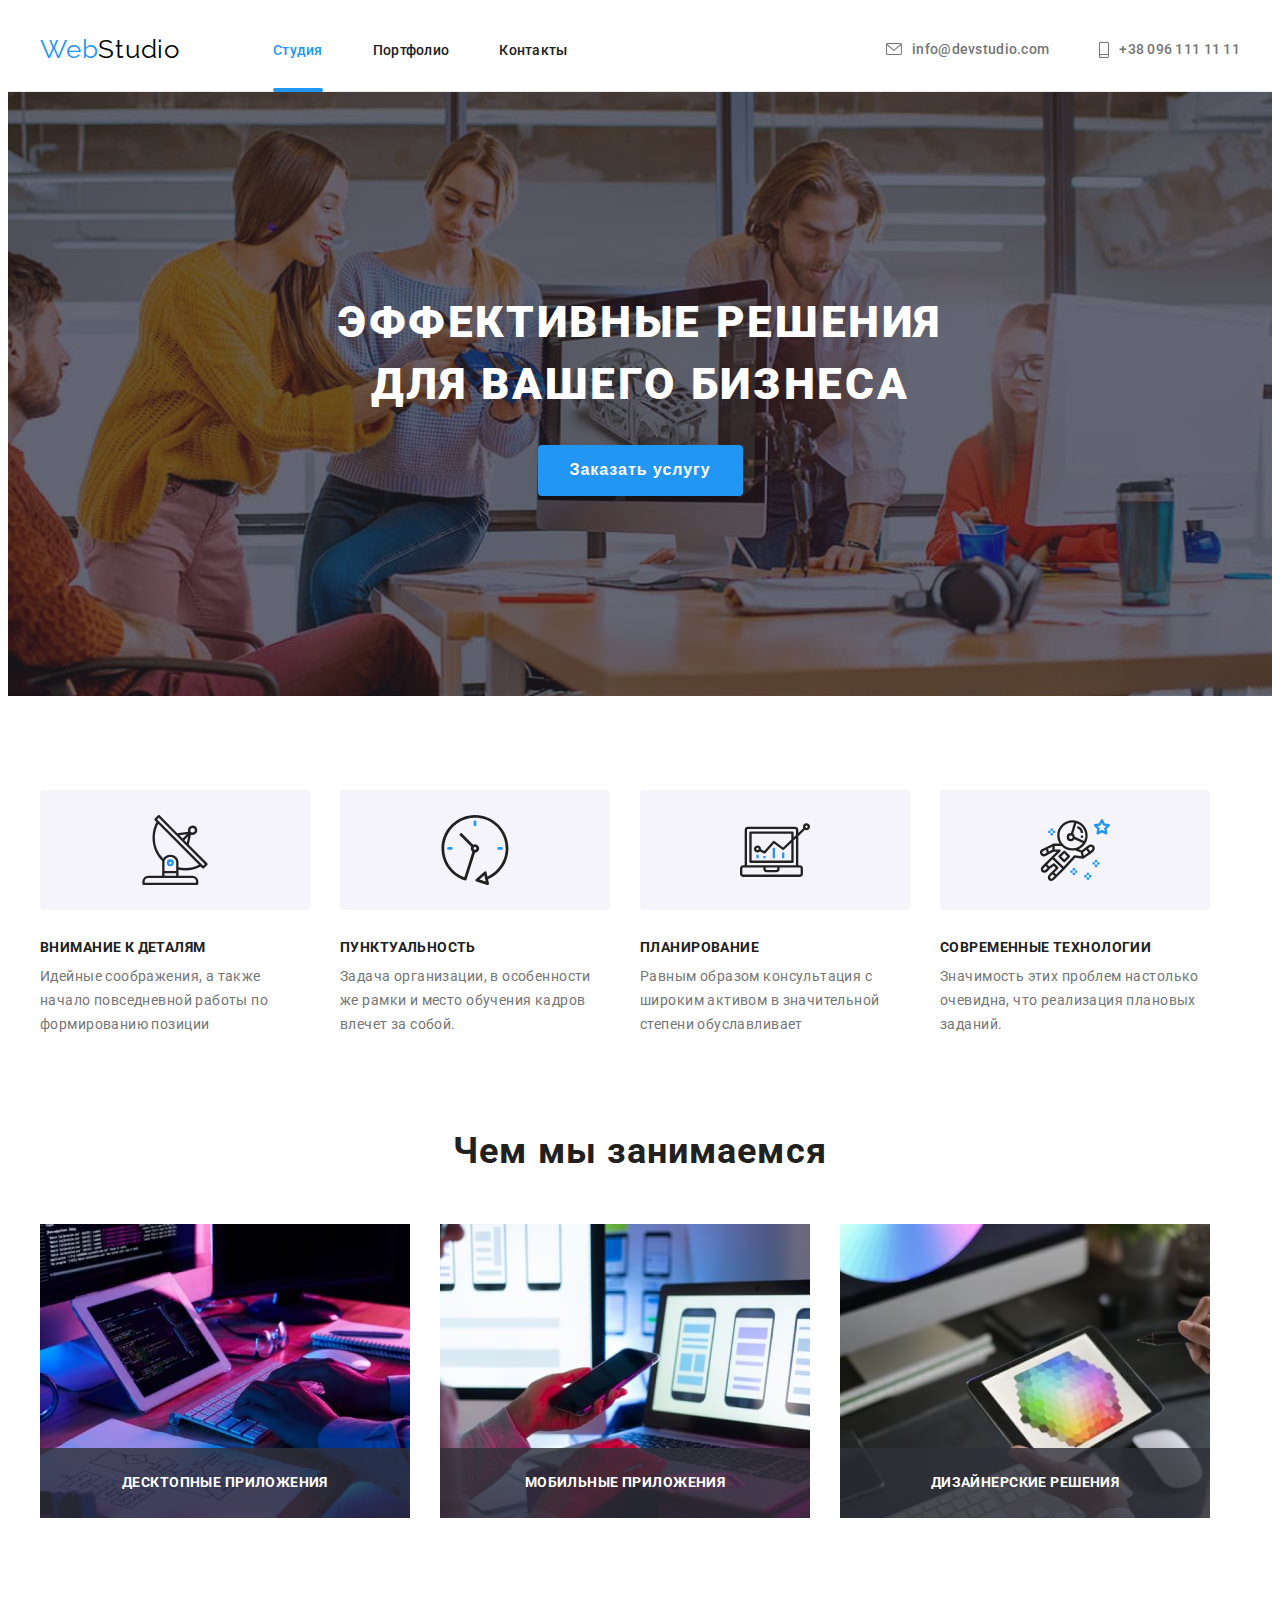
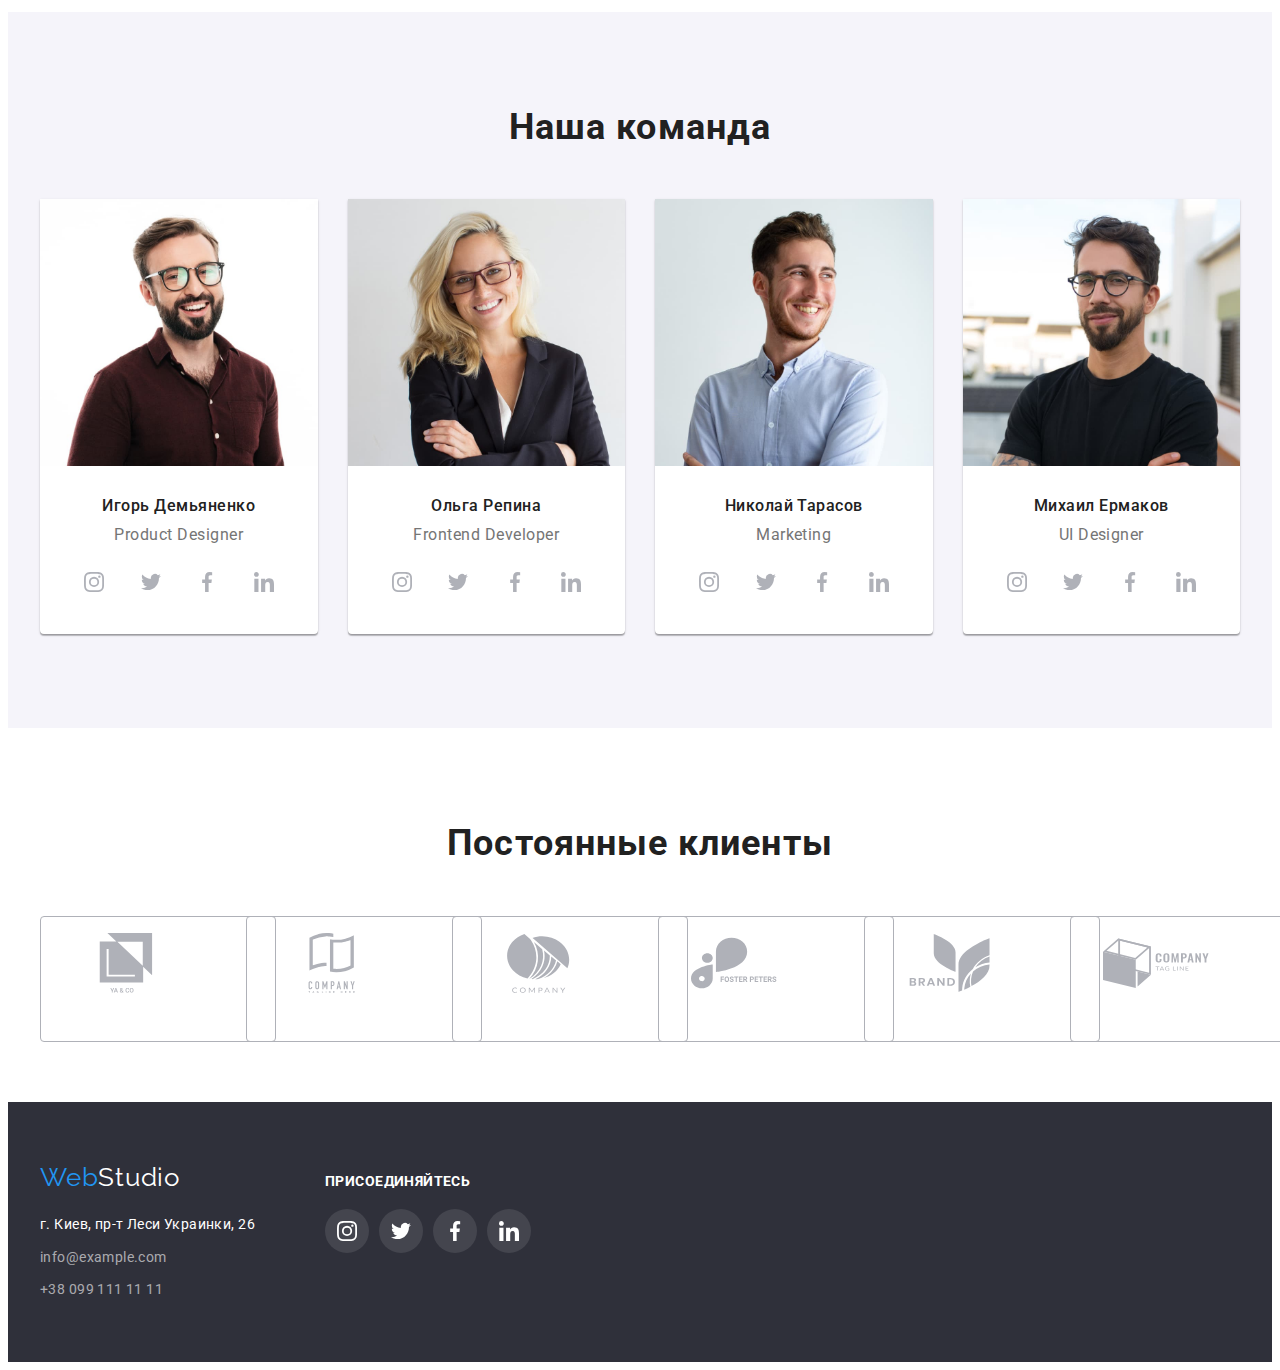
<file: index.html>
<!DOCTYPE html>
<html lang="ru">
  <head>
    <meta charset="UTF-8" />
    <meta http-equiv="X-UA-Compatible" content="IE=edge" />
    <meta name="viewport" content="width=device-width, initial-scale=1.0" />
    <link rel="preconnect" href="https://fonts.googleapis.com" />
    <link rel="preconnect" href="https://fonts.gstatic.com" crossorigin />
    <link
      href="https://fonts.googleapis.com/css2?family=Raleway:wght@700&family=Roboto:wght@400;500;700;900&display=swap"
      rel="stylesheet"
    />
    <title>Home-work-5</title>
    <link
      rel="stylesheet"
      href="https://cdnjs.cloudflare.com/ajax/libs/modern-normalize/1.1.0/modern-normalize.min.css"
      integrity="sha512-wpPYUAdjBVSE4KJnH1VR1HeZfpl1ub8YT/NKx4PuQ5NmX2tKuGu6U/JRp5y+Y8XG2tV+wKQpNHVUX03MfMFn9Q=="
      crossorigin="anonymous"
      referrerpolicy="no-referrer"
    />
    <link rel="stylesheet" href="./css/styles.css" />
  </head>
  <body>
    <!-- Шапка -->
    <header class="header">
      <div class="container header-block">
        <nav class="header-nav">
          <a class="logo link" href="/"> Web<span class="header-logo">Studio</span></a>
          <ul class="nav-list list">
            <li class="nav-item">
              <a class="nav-link studio-link link" href="./index.html">Студия</a>
            </li>
            <li class="nav-item">
              <a class="nav-link link" href="./portfolio.html">Портфолио</a>
            </li>
            <li class="nav-item">
              <a class="nav-link link" href="">Контакты</a>
            </li>
          </ul>
        </nav>
        <ul class="header-contacts list">
          <li class="contacts-item">
            <a class="contacts-link link" href="mailto:info@devstudio.com">
              <svg class="contacts-icon" width="16" height="12">
                <use href="./images/icons.svg#icon-envelope"></use>
              </svg>
              info@devstudio.com
            </a>
          </li>
          <li class="contacts-item">
            <a class="contacts-link link" href="tel:+380961111111">
              <svg class="contacts-icon" width="10" height="16">
                <use href="./images/icons.svg#icon-smartphone"></use>
              </svg>
              +38 096 111 11 11
            </a>
          </li>
        </ul>
      </div>
    </header>
    <main class="main-studio">
      <!-- Герой -->
      <section class="hero section">
        <div class="container">
          <h1 class="hero-title">Эффективные решения для вашего бизнеса</h1>
          <button class="hero-button" type="button" data-modal-open>Заказать услугу</button>
        </div>
        <div class="backdrop is-hidden" data-modal>
          <div class="modal">
            <button data-modal-close class="hero-modal-close">
              <svg class="button-close-icon" width="30" height="30">
                <use href="./images/icons.svg#icon-close-2"></use>
              </svg>
            </button>
          </div>
        </div>
      </section>

      <!-- Особенности -->
      <section class="features section">
        <div class="container">
          <h2 class="features-title">Особенности</h2>
          <ul class="fiatures-list list">
            <li class="features-item">
              <div class="features-icon-box">
                <svg class="features-icon" width="70" height="70">
                  <use href="./images/icons.svg#icon-antenna"></use>
                </svg>
              </div>
              <h3 class="features-subtitle">Внимание к деталям</h3>
              <p class="features-text">
                Идейные соображения, а также начало повседневной работы по формированию позиции
              </p>
            </li>
            <li class="features-item">
              <div class="features-icon-box">
                <svg class="features-icon" width="70" height="70">
                  <use href="./images/icons.svg#icon-clock"></use>
                </svg>
              </div>
              <h3 class="features-subtitle">Пунктуальность</h3>
              <p class="features-text">
                Задача организации, в особенности же рамки и место обучения кадров влечет за собой.
              </p>
            </li>
            <li class="features-item">
              <div class="features-icon-box">
                <svg class="features-icon" width="70" height="70">
                  <use href="./images/icons.svg#icon-diagram"></use>
                </svg>
              </div>
              <h3 class="features-subtitle">Планирование</h3>
              <p class="features-text">
                Равным образом консультация с широким активом в значительной степени обуславливает
              </p>
            </li>
            <li class="features-item">
              <div class="features-icon-box">
                <svg class="features-icon" width="70" height="70">
                  <use href="./images/icons.svg#icon-astronaut"></use>
                </svg>
              </div>
              <h3 class="features-subtitle">Современные технологии</h3>
              <p class="features-text">
                Значимость этих проблем настолько очевидна, что реализация плановых заданий.
              </p>
            </li>
          </ul>
        </div>
      </section>
      <!-- Чем мы занимаемся -->
      <section class="activity section">
        <div class="container">
          <h2 class="activity-title">Чем мы занимаемся</h2>
          <ul class="activity-list list">
            <li class="activity-item">
              <div class="activity-thumb">
                <img
                src="./images/box1.jpg"
                alt="Разработчик сайта работает за компьютером"
                width="370"
              />
              <h3 class="activity-subtitle">Десктопные приложения</h3>
              </div>
            </li>
            <li class="activity-item">
              <div class="activity-thumb">
                <img
                src="./images/box2.jpg"
                alt="Разработчик мобильных приложений держит телефон в руке на фоне ноутбука"
                width="370"
              />
              <h3 class="activity-subtitle">Мобильные приложения</h3>
              </div>
            </li>
            <li class="activity-item">
              <div class="activity-thumb">
                <img
                src="./images/box3.jpg"
                alt="Разработчик игр держит в руках планшет"
                width="370"
              />
              <h3 class="activity-subtitle">Дизайнерские решения</h3>
              </div>
            </li>
          </ul>
        </div>
      </section>
      <!-- Наша команда -->
      <section class="team section">
        <div class="container">
          <h2 class="team-title">Наша команда</h2>
          <ul class="team-list list">
            <li class="team-item">
              <img
                class="team-img"
                src="./images/img1.jpg"
                alt="Фото Игоря Демьяненко"
                width="270"
              />
              <div class="team-card">
                <h3 class="team-members">Игорь Демьяненко</h3>
                <p class="team-text">Product Designer</p>
                <ul class="team-social-list list">
                  <li class="team-social-item">
                    <a class="team-social-link link" href=""
                      ><svg class="team-social-icon" width="20" height="20">
                        <use href="./images/icons.svg#icon-instagram"></use>
                      </svg>
                    </a>
                  </li>
                  <li class="team-social-item">
                    <a class="team-social-link link" href=""
                      ><svg class="team-social-icon" width="20" height="20">
                        <use href="./images/icons.svg#icon-twitter"></use>
                      </svg>
                    </a>
                  </li>
                  <li class="team-social-item">
                    <a class="team-social-link link" href=""
                      ><svg class="team-social-icon" width="20" height="20">
                        <use href="./images/icons.svg#icon-facebook"></use>
                      </svg>
                    </a>
                  </li>
                  <li class="team-social-item">
                    <a class="team-social-link link" href=""
                      ><svg class="team-social-icon" width="20" height="20">
                        <use href="./images/icons.svg#icon-linkedin"></use>
                      </svg>
                    </a>
                  </li>
                </ul>
              </div>
            </li>
            <li class="team-item">
              <img class="team-img" src="./images/img2.jpg" alt="Фото Ольги Репиной" width="270" />
              <div class="team-card">
                <h3 class="team-members">Ольга Репина</h3>
                <p class="team-text">Frontend Developer</p>
                <ul class="team-social-list list">
                  <li class="team-social-item">
                    <a class="team-social-link link" href=""
                      ><svg class="team-social-icon" width="20" height="20">
                        <use href="./images/icons.svg#icon-instagram"></use>
                      </svg>
                    </a>
                  </li>
                  <li class="team-social-item">
                    <a class="team-social-link link" href=""
                      ><svg class="team-social-icon" width="20" height="20">
                        <use href="./images/icons.svg#icon-twitter"></use>
                      </svg>
                    </a>
                  </li>
                  <li class="team-social-item">
                    <a class="team-social-link link" href=""
                      ><svg class="team-social-icon" width="20" height="20">
                        <use href="./images/icons.svg#icon-facebook"></use>
                      </svg>
                    </a>
                  </li>
                  <li class="team-social-item">
                    <a class="team-social-link link" href=""
                      ><svg class="team-social-icon" width="20" height="20">
                        <use href="./images/icons.svg#icon-linkedin"></use>
                      </svg>
                    </a>
                  </li>
                </ul>
              </div>
            </li>
            <li class="team-item">
              <img
                class="team-img"
                src="./images/img3.jpg"
                alt="Фото Николая Тарасова"
                width="270"
              />
              <div class="team-card">
                <h3 class="team-members">Николай Тарасов</h3>
                <p class="team-text">Marketing</p>
                <ul class="team-social-list list">
                  <li class="team-social-item">
                    <a class="team-social-link link" href=""
                      ><svg class="team-social-icon" width="20" height="20">
                        <use href="./images/icons.svg#icon-instagram"></use>
                      </svg>
                    </a>
                  </li>
                  <li class="team-social-item">
                    <a class="team-social-link link" href=""
                      ><svg class="team-social-icon" width="20" height="20">
                        <use href="./images/icons.svg#icon-twitter"></use>
                      </svg>
                    </a>
                  </li>
                  <li class="team-social-item">
                    <a class="team-social-link link" href=""
                      ><svg class="team-social-icon" width="20" height="20">
                        <use href="./images/icons.svg#icon-facebook"></use>
                      </svg>
                    </a>
                  </li>
                  <li class="team-social-item">
                    <a class="team-social-link link" href=""
                      ><svg class="team-social-icon" width="20" height="20">
                        <use href="./images/icons.svg#icon-linkedin"></use>
                      </svg>
                    </a>
                  </li>
                </ul>
              </div>
            </li>
            <li class="team-item">
              <img
                class="team-img"
                src="./images/img4.jpg"
                alt="Фото Михаила Ермакова"
                width="270"
              />
              <div class="team-card">
                <h3 class="team-members">Михаил Ермаков</h3>
                <p class="team-text">UI Designer</p>
                <ul class="team-social-list list">
                  <li class="team-social-item">
                    <a class="team-social-link link" href=""
                      ><svg class="team-social-icon" width="20" height="20">
                        <use href="./images/icons.svg#icon-instagram"></use>
                      </svg>
                    </a>
                  </li>
                  <li class="team-social-item">
                    <a class="team-social-link link" href=""
                      ><svg class="team-social-icon" width="20" height="20">
                        <use href="./images/icons.svg#icon-twitter"></use>
                      </svg>
                    </a>
                  </li>
                  <li class="team-social-item">
                    <a class="team-social-link link" href=""
                      ><svg class="team-social-icon" width="20" height="20">
                        <use href="./images/icons.svg#icon-facebook"></use>
                      </svg>
                    </a>
                  </li>
                  <li class="team-social-item">
                    <a class="team-social-link link" href=""
                      ><svg class="team-social-icon" width="20" height="20">
                        <use href="./images/icons.svg#icon-linkedin"></use>
                      </svg>
                    </a>
                  </li>
                </ul>
              </div>
            </li>
          </ul>
        </div>
      </section>
      <!-- Постоянные клиенты -->
      <section class="clients section">
        <div class="container">
          <h2 class="clients-title">Постоянные клиенты</h2>
          <ul class="clients-list list">
            <li class="clients-item">
              <a class="clients-link link" href="">
                <svg class="clients-icon" width="106" height="60">
                  <use href="./images/icons.svg#icon-union"></use>
                </svg>
              </a>
            </li>
            <li class="clients-item">
              <a class="clients-link link" href="">
                <svg class="clients-icon" width="106" height="60">
                  <use href="./images/icons.svg#icon-paper"></use>
                </svg>
              </a>
            </li>
            <li class="clients-item">
              <a class="clients-link link" href="">
                <svg class="clients-icon" width="106" height="60">
                  <use href="./images/icons.svg#icon-coconut"></use>
                </svg>
              </a>
            </li>
            <li class="clients-item">
              <a class="clients-link link" href="">
                <svg class="clients-icon" width="106" height="60">
                  <use href="./images/icons.svg#icon-water"></use>
                </svg>
              </a>
            </li>
            <li class="clients-item">
              <a class="clients-link link" href="">
                <svg class="clients-icon" width="106" height="60">
                  <use href="./images/icons.svg#icon-leaves"></use>
                </svg>
              </a>
            </li>
            <li class="clients-item">
              <a class="clients-link link" href="">
                <svg class="clients-icon" width="106" height="60">
                  <use href="./images/icons.svg#icon-cub"></use>
                </svg>
              </a>
            </li>
          </ul>
        </div>
      </section>
    </main>
    <!-- Футер -->
    <footer class="footer">
      <div class="container footer-flex">
        <div>
          <a class="logo link" href="/">Web<span class="footer-logo">Studio</span></a>
          <address class="footer-adress">
            <ul class="adress-list list">
              <li>
                <a
                  class="adress-link link"
                  href="https://goo.gl/maps/nRztrYDWy64hKezz9"
                  target="_blank"
                  rel="noopener nofollow noreferrer "
                  >г. Киев, пр-т Леси Украинки, 26
                </a>
              </li>
              <li>
                <a class="footer-contacts link" href="mailto:info@example.com">info@example.com</a>
              </li>
              <li>
                <a class="footer-contacts link" href="tel:+380991111111">+38 099 111 11 11</a>
              </li>
            </ul>
          </address>
        </div>
        <div class="footer-socials">
          <h2 class="footer-title">присоединяйтесь</h2>
          <ul class="footer-social-list list">
            <li class="footer-social-item">
              <a href="" class="footer-social-link">
                <svg class="footer-social-icon" width="20" height="20">
                  <use href="./images/icons.svg#icon-instagram"></use>
                </svg>
              </a>
            </li>
            <li class="footer-social-item">
              <a href="" class="footer-social-link">
                <svg class="footer-social-icon" width="20" height="20">
                  <use href="./images/icons.svg#icon-twitter"></use>
                </svg>
              </a>
            </li>
            <li class="footer-social-item">
              <a href="" class="footer-social-link">
                <svg class="footer-social-icon" width="20" height="20">
                  <use href="./images/icons.svg#icon-facebook"></use>
                </svg>
              </a>
            </li>
            <li class="footer-social-item">
              <a href="" class="footer-social-link">
                <svg class="footer-social-icon" width="20" height="20">
                  <use href="./images/icons.svg#icon-linkedin"></use>
                </svg>
              </a>
            </li>
          </ul>
        </div>
      </div>
    </footer>
    <script src="./js/modal.js"></script>
  </body>
</html>
</file>
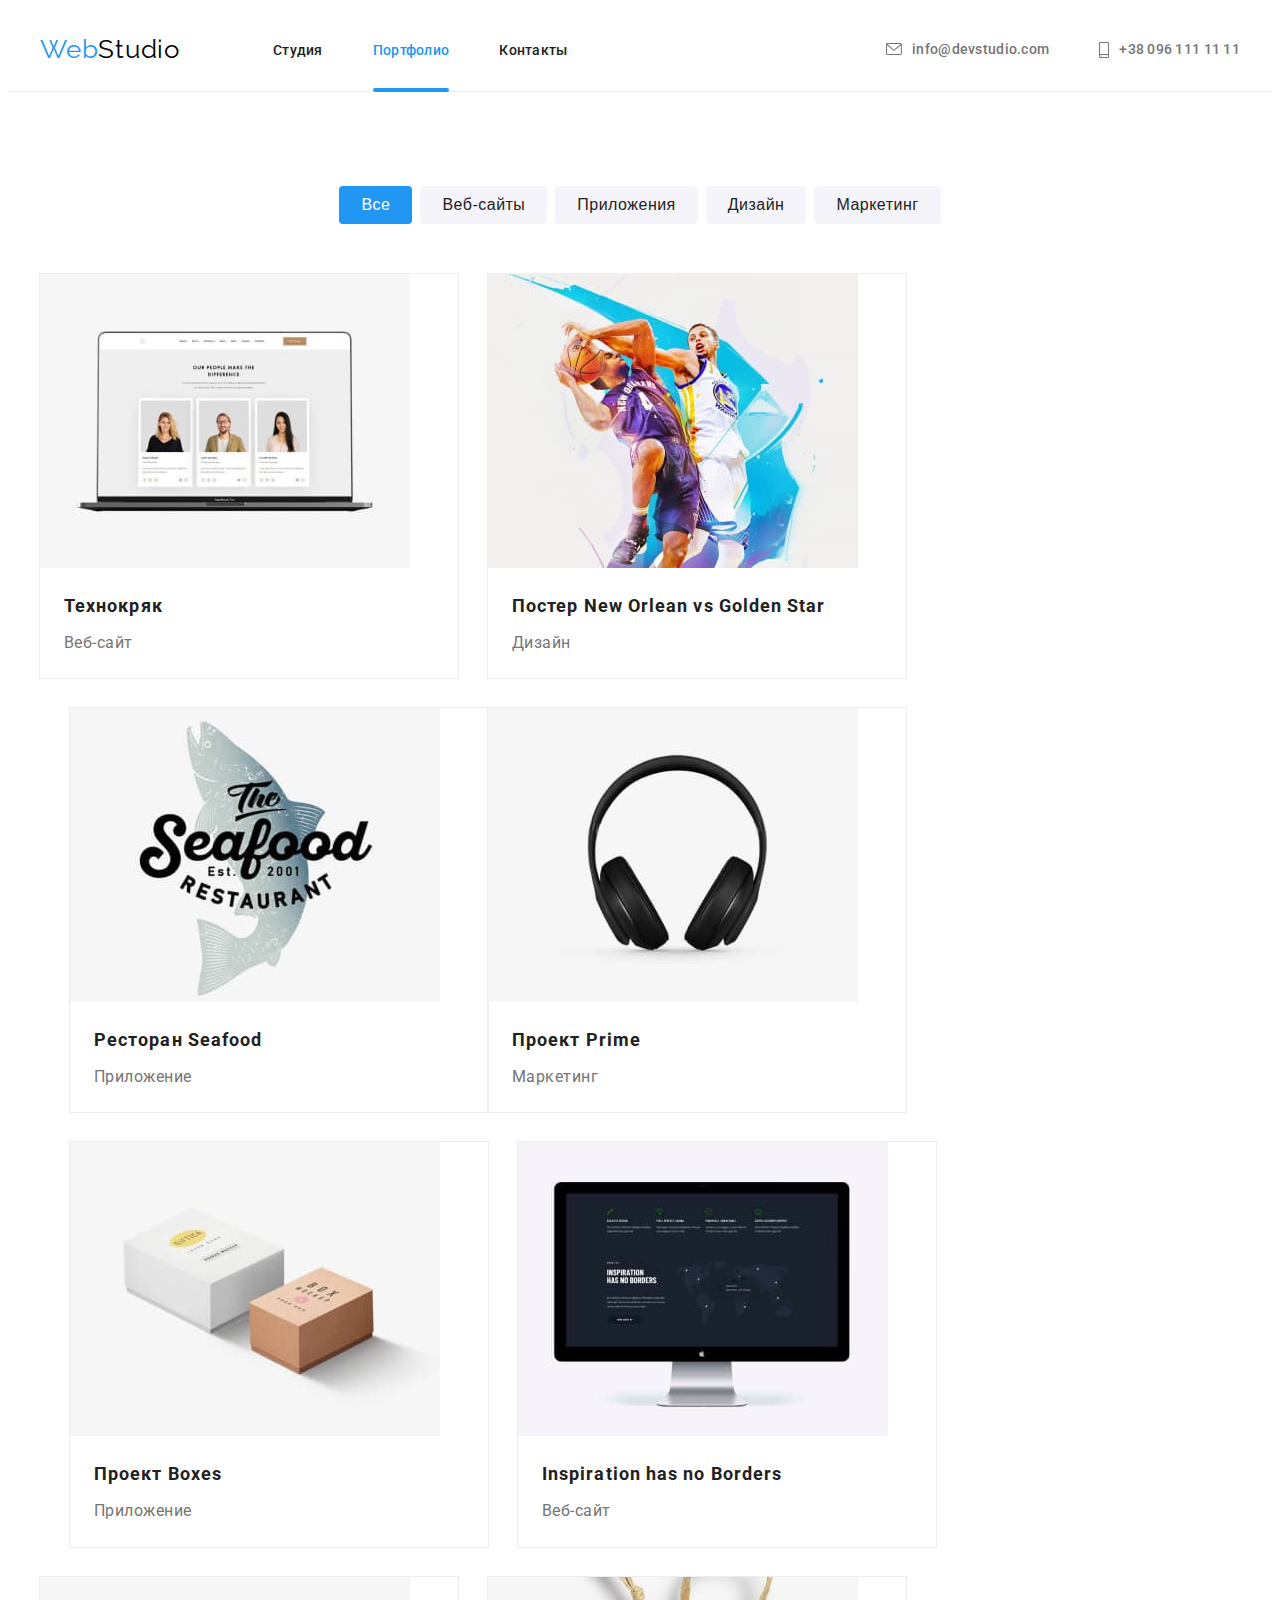
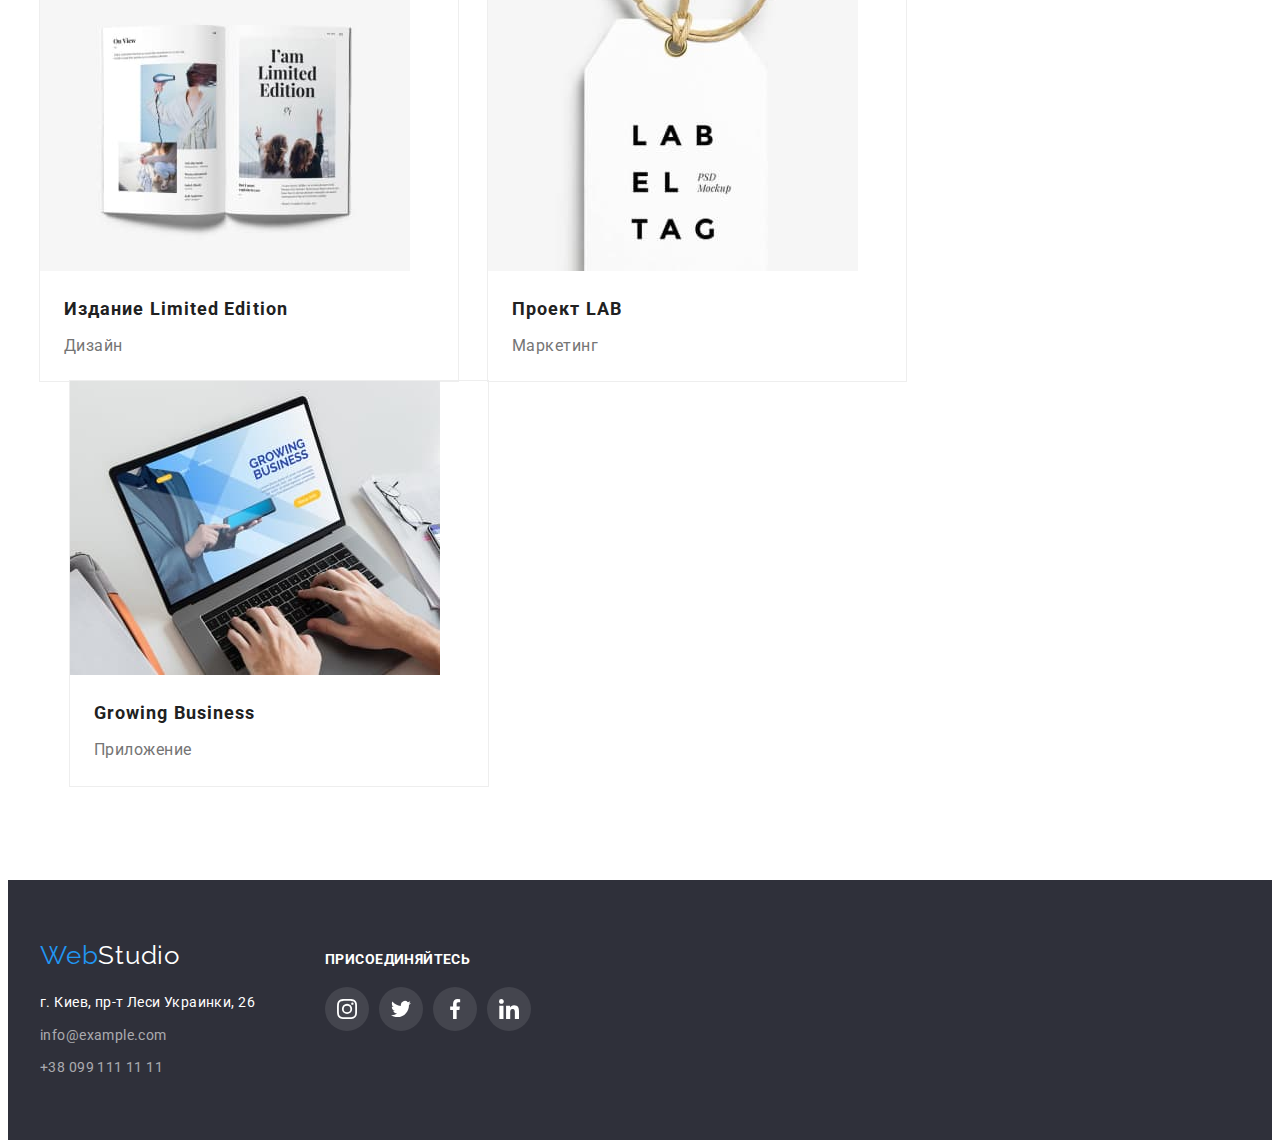
<file: portfolio.html>
<!DOCTYPE html>
<html lang="ru">
  <head>
    <meta charset="UTF-8" />
    <meta http-equiv="X-UA-Compatible" content="IE=edge" />
    <meta name="viewport" content="width=device-width, initial-scale=1.0" />
    <link rel="preconnect" href="https://fonts.googleapis.com" />
    <link rel="preconnect" href="https://fonts.gstatic.com" crossorigin />
    <link
      href="https://fonts.googleapis.com/css2?family=Raleway:wght@700&family=Roboto:wght@400;500;700;900&display=swap"
      rel="stylesheet"
    />
    <title>Home-work-5</title>
    <link
      rel="stylesheet"
      href="https://cdnjs.cloudflare.com/ajax/libs/modern-normalize/1.1.0/modern-normalize.min.css"
      integrity="sha512-wpPYUAdjBVSE4KJnH1VR1HeZfpl1ub8YT/NKx4PuQ5NmX2tKuGu6U/JRp5y+Y8XG2tV+wKQpNHVUX03MfMFn9Q=="
      crossorigin="anonymous"
      referrerpolicy="no-referrer"
    />
    <link rel="stylesheet" href="./css/styles.css" />
  </head>
  <body>
    <!-- Шапка -->
    <header class="header">
      <div class="container header-block">
        <nav class="header-nav">
          <a class="logo link" href="/"> Web<span class="header-logo">Studio</span></a>
          <ul class="nav-list list">
            <li class="nav-item">
              <a class="nav-link link" href="./index.html">Студия</a>
            </li>
            <li class="nav-item">
              <a class="nav-link portfolio-link link" href="./portfolio.html">Портфолио</a>
            </li>
            <li class="nav-item">
              <a class="nav-link link" href="">Контакты</a>
            </li>
          </ul>
        </nav>
        <ul class="header-contacts list">
          <li class="contacts-item">
            <a class="contacts-link link" href="mailto:info@devstudio.com">
              <svg class="contacts-icon" width="16" height="12">
                <use href="./images/icons.svg#icon-envelope"></use>
              </svg>
              info@devstudio.com
            </a>
          </li>
          <li class="contacts-item">
            <a class="contacts-link link" href="tel:+380961111111">
              <svg class="contacts-icon" width="10" height="16">
                <use href="./images/icons.svg#icon-smartphone"></use>
              </svg>
              +38 096 111 11 11
            </a>
          </li>
        </ul>
      </div>
    </header>
    <main class="main-studio">
      <!-- Проэкты WebStudio -->
      <section class="portfolio section">
        <div class="container">
          <h1 class="portfolio-title">Проэкты WebStudio</h1>
          <ul class="button-list list">
            <li class="portfolio-button-item">
              <button class="portfolio-button current" type="button">Все</button>
            </li>
            <li class="portfolio-button-item">
              <button class="portfolio-button secondary" type="button">Веб-сайты</button>
            </li>
            <li class="portfolio-button-item">
              <button class="portfolio-button secondary" type="button">Приложения</button>
            </li>
            <li class="portfolio-button-item">
              <button class="portfolio-button secondary" type="button">Дизайн</button>
            </li>
            <li class="portfolio-button-item">
              <button class="portfolio-button secondary" type="button">Маркетинг</button>
            </li>
          </ul>
          <ul class="portfolio-list list">
            <li class="portfolio-list-item">
              <a href="" class="portfolio-list-link link">
                <div class="portfolio-card-overlay">
                  <img
                    class="portfolio-img"
                    src="./images/img21.jpg"
                    alt="Ноутбук с фотокарточками людей"
                    width="370"
                  />
                  <p class="portfolio-overlay">
                    Ресурс предлагает комплексные предложения с разным уровнем функционала и
                    сервисов. Все это позволит посетителю получить исчерпывающие сведения о
                    компании или частном лице.
                  </p>
                </div>
                <div class="portfolio-card">
                  <h2 class="portfolio-subtitle">Технокряк</h2>
                  <p class="portfolio-text">Веб-сайт</p>
                </div>
              </a>
            </li>
            <li class="portfolio-list-item">
              <a href="" class="portfolio-list-link link">
                <div class="portfolio-card-overlay">
                  <img
                    class="portfolio-img"
                    src="./images/img22.jpg"
                    alt="Баскетболисты в борьбе за мяч"
                    width="370"
                  />
                  <p class="portfolio-overlay">
                    Ресурс предлагает комплексные предложения с разным уровнем функционала и
                    сервисов. Все это позволит посетителю получить исчерпывающие сведения о
                    компании или частном лице.
                  </p>
                </div>
                <div class="portfolio-card">
                  <h2 class="portfolio-subtitle">Постер New Orlean vs Golden Star</h2>
                  <p class="portfolio-text">Дизайн</p>
                </div>
              </a>
            </li>
            <li class="portfolio-list-item">
              <a href="" class="portfolio-list-link link">
                <div class="portfolio-card-overlay">
                  <img
                    class="portfolio-img"
                    src="./images/img23.jpg"
                    alt="Логотип ресторана"
                    width="370"
                  />
                  <p class="portfolio-overlay">
                    Ресурс предлагает комплексные предложения с разным уровнем функционала и
                    сервисов. Все это позволит посетителю получить исчерпывающие сведения о
                    компании или частном лице.
                  </p>
                </div>
                <div class="portfolio-card">
                  <h2 class="portfolio-subtitle">Ресторан Seafood</h2>
                  <p class="portfolio-text">Приложение</p>
                </div>
              </a>
            </li>
            <li class="portfolio-list-item">
              <a href="" class="portfolio-list-link link">
                <div class="portfolio-card-overlay">
                  <img class="portfolio-img" src="./images/img24.jpg" alt="Наушники" width="370" />
                  <p class="portfolio-overlay">
                    Ресурс предлагает комплексные предложения с разным уровнем функционала и
                    сервисов. Все это позволит посетителю получить исчерпывающие сведения о
                    компании или частном лице.
                  </p>
                </div>
                <div class="portfolio-card">
                  <h2 class="portfolio-subtitle">Проект Prime</h2>
                  <p class="portfolio-text">Маркетинг</p>
                </div>
              </a>
            </li>
            <li class="portfolio-list-item">
              <a href="" class="portfolio-list-link link">
                <div class="portfolio-card-overlay">
                  <img class="portfolio-img" src="./images/img25.jpg" alt="Коробочки" width="370" />
                  <p class="portfolio-overlay">
                    Ресурс предлагает комплексные предложения с разным уровнем функционала и
                    сервисов. Все это позволит посетителю получить исчерпывающие сведения о
                    компании или частном лице.
                  </p>
                </div>
                <div class="portfolio-card">
                  <h2 class="portfolio-subtitle">Проект Boxes</h2>
                  <p class="portfolio-text">Приложение</p>
                </div>
              </a>
            </li>
            <li class="portfolio-list-item">
              <a href="" class="portfolio-list-link link">
                <div class="portfolio-card-overlay">
                  <img class="portfolio-img" src="./images/img26.jpg" alt="Монитор" width="370" />
                  <p class="portfolio-overlay">
                    Ресурс предлагает комплексные предложения с разным уровнем функционала и
                    сервисов. Все это позволит посетителю получить исчерпывающие сведения о
                    компании или частном лице.
                  </p>
                </div>
                <div class="portfolio-card">
                  <h2 class="portfolio-subtitle">Inspiration has no Borders</h2>
                  <p class="portfolio-text">Веб-сайт</p>
                </div>
              </a>
            </li>
            <li class="portfolio-list-item">
              <a href="" class="portfolio-list-link link">
                <div class="portfolio-card-overlay">
                  <img
                    class="portfolio-img"
                    src="./images/img27.jpg"
                    alt="Раскрытый журнал"
                    width="370"
                  />
                  <p class="portfolio-overlay">
                    Ресурс предлагает комплексные предложения с разным уровнем функционала и
                    сервисов. Все это позволит посетителю получить исчерпывающие сведения о
                    компании или частном лице.
                  </p>
                </div>
                <div class="portfolio-card">
                  <h2 class="portfolio-subtitle">Издание Limited Edition</h2>
                  <p class="portfolio-text">Дизайн</p>
                </div>
              </a>
            </li>
            <li class="portfolio-list-item">
              <a href="" class="portfolio-list-link link">
                <div class="portfolio-card-overlay">
                  <img
                    class="portfolio-img"
                    src="./images/img28.jpg"
                    alt="Логотип в виде бирки"
                    width="370"
                  />
                  <p class="portfolio-overlay">
                    Ресурс предлагает комплексные предложения с разным уровнем функционала и
                    сервисов. Все это позволит посетителю получить исчерпывающие сведения о
                    компании или частном лице.
                  </p>
                </div>
                <div class="portfolio-card">
                  <h2 class="portfolio-subtitle">Проект LAB</h2>
                  <p class="portfolio-text">Маркетинг</p>
                </div>
              </a>
            </li>
            <li class="portfolio-list-item">
              <a href="" class="portfolio-list-link link">
                <div class="portfolio-card-overlay">
                  <img
                    class="portfolio-img"
                    src="./images/img29.jpg"
                    alt="Человек печатает на ноутбуке"
                    width="370"
                  />
                  <p class="portfolio-overlay">
                    Ресурс предлагает комплексные предложения с разным уровнем функционала и
                    сервисов. Все это позволит посетителю получить исчерпывающие сведения о
                    компании или частном лице.
                  </p>
                </div>
                <div class="portfolio-card">
                  <h2 class="portfolio-subtitle">Growing Business</h2>
                  <p class="portfolio-text">Приложение</p>
                </div>
              </a>
            </li>
          </ul>
        </div>
      </section>
    </main>
    <!-- Футер -->
    <footer class="footer">
      <div class="container footer-flex">
        <div>
          <a class="logo link" href="/">Web<span class="footer-logo">Studio</span></a>
          <address class="footer-adress">
            <ul class="adress-list list">
              <li>
                <a
                  class="adress-link link"
                  href="https://goo.gl/maps/nRztrYDWy64hKezz9"
                  target="_blank"
                  rel="noopener nofollow noreferrer "
                  >г. Киев, пр-т Леси Украинки, 26
                </a>
              </li>
              <li>
                <a class="footer-contacts link" href="mailto:info@example.com">info@example.com</a>
              </li>
              <li>
                <a class="footer-contacts link" href="tel:+380991111111">+38 099 111 11 11</a>
              </li>
            </ul>
          </address>
        </div>
        <div class="footer-socials">
          <h2 class="footer-title">присоединяйтесь</h2>
          <ul class="footer-social-list list">
            <li class="footer-social-item">
              <a href="" class="footer-social-link">
                <svg class="footer-social-icon" width="20" height="20">
                  <use href="./images/icons.svg#icon-instagram"></use>
                </svg>
              </a>
            </li>
            <li class="footer-social-item">
              <a href="" class="footer-social-link">
                <svg class="footer-social-icon" width="20" height="20">
                  <use href="./images/icons.svg#icon-twitter"></use>
                </svg>
              </a>
            </li>
            <li class="footer-social-item">
              <a href="" class="footer-social-link">
                <svg class="footer-social-icon" width="20" height="20">
                  <use href="./images/icons.svg#icon-facebook"></use>
                </svg>
              </a>
            </li>
            <li class="footer-social-item">
              <a href="" class="footer-social-link">
                <svg class="footer-social-icon" width="20" height="20">
                  <use href="./images/icons.svg#icon-linkedin"></use>
                </svg>
              </a>
            </li>
          </ul>
        </div>
      </div>
    </footer>
  </body>
</html>
</file>
<file: css/styles.css>
:root {
    --primary-text-color: #757575;
    --title-text-color: #212121;
    --accent-color: #2196F3;
    --primary-background-color: #ffffff; 
    --accent-background-color: #2F303A;
}
body {
color: var(--primary-text-color);
background-color: var(--primary-background-color);
font-family: 'Roboto', sans-serif;
}
img {
    display: block;
    width: 100%;
    height: auto;
}

.list {
    list-style: none;
    margin: 0;
    padding: 0;
}
.link {
    text-decoration: none;
}
.container {
    width: 1200px;
    margin: 0 auto;
    padding: 0 15px;

}
.section {
    padding: 94px 0;
}
h1, h2, h3, h4, h5, h6, p {
    margin: 0;
    padding: 0;
}
/* Header */

.header {
    border-bottom: 1px solid #ECECEC;
}

.logo {
    color: var(--accent-color);
    font-family: 'Raleway';
    font-size: 26px;
    line-height: 1.2;
    letter-spacing: 0.03em;
}
.header-logo {
    color:#000000;
}
.header-block {
    display: flex;
    align-items: center;
}
.header-nav {
    display: flex;
    align-items: center;
}
.header-nav .logo {
    margin-right: 93px;
    padding: 25px 0;
}
.nav-item + .nav-item {
margin-left: 50px;
}
.contacts-item + .contacts-item {
    margin-left: 50px;
}

.nav-list{
    display: flex;
}
.header-contacts {
    display: flex;
    margin-left: auto;
}

.nav-link {
    padding: 32px 0;
    color: var(--title-text-color);
    font-weight: 500;
    font-size: 14px;
    line-height: 1.1;
    letter-spacing: 0.02em;
    transition-property: color;
    transition-duration: 250ms;
    transition-timing-function: cubic-bezier(0.4, 0, 0.2, 1);
}
.contacts-link {
    display: flex;
    align-items: center;
    padding: 32px 0;
    color: var(--primary-text-color);
    font-weight: 500;
    font-size: 14px;
    line-height: 1.1;
    letter-spacing: 0.02em;
    transition-property: color;
    transition-duration: 250ms;
    transition-timing-function: cubic-bezier(0.4, 0, 0.2, 1);
}
.nav-item {
    position: relative;
    padding: 32px 0;
}
.nav-link.studio-link.link::after {
    content: "";
    display: block;
    position: absolute;
    bottom: -1px;
    width: 100%;
    height: 4px;
    background-color: var(--accent-color);
    border-radius: 2px;
}

.nav-link.studio-link.link {
color: var(--accent-color);
}

.nav-link.portfolio-link.link {
color: var(--accent-color);
}
.nav-link.portfolio-link.link::after {
content: "";
display: block;
position: absolute;
bottom: -1px;
width: 100%;
height: 4px;
background-color: var(--accent-color);
border-radius: 2px;
}
.nav-link:hover,
.nav-link:focus {
    color: var(--accent-color);
}
.contacts-link:hover {
 color: var(--accent-color);
}
.contacts-link:focus {
    color: var(--accent-color);
}
.contacts-icon {
    margin-right: 10px;
    fill: var(--primary-text-color);
    transition-property: fill;
    transition-duration: 250ms;
    transition-timing-function: cubic-bezier(0.4, 0, 0.2, 1);
}
.contacts-link:hover .contacts-icon,
.contacts-link:focus .contacts-icon {
    fill: var(--accent-color);
}


/* Hero */
.hero.section {
    padding: 200px 0;
}
.hero {
    background-color: #C4C4C4;
    background-image: linear-gradient(to right, rgba(47, 48, 58, 0.4), rgba(47, 48, 58, 0.4)), url(../images/img777.jpg);
    background-repeat: no-repeat;
    background-position: center;
    background-size: cover;

    max-width: 1600px;
    margin: 0 auto;

}
.hero-title {
    color: #FFFFFF;
    font-weight: 900;
    font-size: 44px;
    line-height: 1.4;
    text-align: center;
    letter-spacing: 0.06em;
    text-transform: uppercase;

    margin: 0 auto 30px auto;
    max-width: 700px;
}
.hero-button {
    color: #FFFFFF;
    background-color: var(--accent-color);
    cursor: pointer;
    font-weight: 700;
    font-size: 16px;
    line-height: 1.9;
    text-align: center;
    letter-spacing: 0.06em;
    display: block;
    border-radius: 4px;
    margin: 0 auto;
    padding: 10px 32px;
    border: transparent;
    box-shadow: 0px 4px 4px rgba(0, 0, 0, 0.15);
    min-width: 200px;
}
.backdrop {
    position: fixed;
    top: 0;
    left: 0;
    width: 100%;
    height: 100%;
    background-color: rgba(0, 0, 0, 0.2);
    z-index: 1;
    opacity: 1;
    transition-property: opacity;
    transition-duration: 250ms;
    transition-timing-function: cubic-bezier(0.4, 0, 0.2, 1);
}
.backdrop.is-hidden {
 pointer-events: none;
 opacity: 0;   
}
.backdrop.is-hidden .modal {
    transform: translate(-50%, -50%) scale(0.8);
}
.modal {
    position: absolute;
    top: 50%;
    left: 50%;
    transform: translate(-50%, -50%) scale(1);
    transition-property: transform;
    transition-duration: 250ms;
    transition-timing-function: cubic-bezier(0.4, 0, 0.2, 1);
    min-width: 528px;
    min-height: 581px;
    background: var(--primary-background-color);
    box-shadow: 0px 1px 3px rgba(0, 0, 0, 0.12), 0px 1px 1px rgba(0, 0, 0, 0.14), 0px 2px 1px rgba(0, 0, 0, 0.2);
    border-radius: 4px;
    z-index: 2;

}
.hero-modal-close {
    position: absolute;
    top: 0;
    right: 0;
    display: flex;
    justify-content: center;
    align-items: center;
    width: 30px;
    height: 30px;
    margin-top: 8px;
    margin-right: 8px;
    cursor: pointer;
    padding: 0;
    border: 0ch;
    background-color: var(--primary-background-color);
    border-radius: 50%;
}

/* Features */
.features.section {
    padding-bottom: 0;
}
.fiatures-list {
    display: flex;
}
.features-title {
    visibility: hidden;
    font-size: 0;
}
.features-subtitle {
color: var(--title-text-color);
font-weight: 700;
font-size: 14px;
line-height: 1.1;
letter-spacing: 0.03em;
text-transform: uppercase;

margin-bottom: 10px;
}
.features-item {
    width: 270px;
}
.features-item + .features-item {
    margin-left: 30px;
}
.features-text {
    font-size: 14px;
    line-height: 1.7;
    letter-spacing: 0.03em;
}
.features-icon-box {
    width: 270px;
    height: 120px;
    display: flex;
    align-items: center;
    justify-content: center;
    margin-bottom: 30px;
    background: #F5F4FA;
    border-radius: 4px;

}

/* Activity */
.activity-title {
    color: var(--title-text-color);
    font-weight: 700;
    font-size: 36px;
    line-height: 1.2;
    text-align: center;
    letter-spacing: 0.03em;

    margin-bottom: 50px;
}
.activity-list {
    display: flex;
}
.activity-item + .activity-item {
margin-left: 30px;
}
.activity-item {

}
.activity-thumb {
    position: relative;
}
.activity-subtitle {
    font-weight: 700;
    font-size: 14px;
    line-height: 1.1;
    text-align: center;
    letter-spacing: 0.03em;
    text-transform: uppercase;
    color: var(--primary-background-color);
    background: rgba(47, 48, 58, 0.8);
    padding: 27px 0;
    width: 100%;
    position: absolute;
    bottom: 0;
}

/* Team */
.team {
    background-color: #F5F4FA;
}
 .team-members {
    color: var(--title-text-color);
    font-weight: 500;
    font-size: 16px;
    line-height: 1.2;
    text-align: center;
    letter-spacing: 0.03em;

    margin-bottom: 10px;
    
}
.team-title {
    color: var(--title-text-color);
    font-weight: 700;
    font-size: 36px;
    line-height: 1.2;
    text-align: center;
    letter-spacing: 0.03em;

    margin-bottom: 50px;
}
.team-list {
    display: flex;
}
.team-item {
    background-color: var(--primary-background-color);
    box-shadow: 0px 1px 3px rgba(0, 0, 0, 0.12), 0px 1px 1px rgba(0, 0, 0, 0.14), 0px 2px 1px rgba(0, 0, 0, 0.2);
    border-radius: 0px 0px 4px 4px;
}
.team-item + .team-item {
    margin-left: 30px;
}
.team-img {
  background-color: var(--primary-background-color);  
}
.team-card {
    padding: 30px 32px;
}
.team-text {
    font-size: 16px;
    line-height: 1.2;
    text-align: center;
    letter-spacing: 0.03em;
}
.team-social-list {
    display: flex;
    align-items: center;
    justify-content: space-between;
    margin-top: 16px;
}
.team-social-item {
    width: 44px;
    height: 44px;
}
.team-social-link {
    display: flex;
    align-items:center;
    justify-content: center;
    width: 100%;
    height: 100%;
    border-radius: 50%;
    transition-property: background-color;
    transition-duration: 250ms;
    transition-timing-function: cubic-bezier(0.4, 0, 0.2, 1);
}
.team-social-icon {
    fill: #AFB1B8;
    transition-property: fill;
    transition-duration: 250ms;
    transition-timing-function: cubic-bezier(0.4, 0, 0.2, 1);
}

.team-social-link:hover,
.team-social-link:focus {
    background-color: var(--accent-color);
}
.team-social-link:hover .team-social-icon,
.team-social-link:focus .team-social-icon {
    fill: var(--primary-background-color);
}


/* Clients */
.clients-title {
        font-weight: 700;
        font-size: 36px;
        line-height: 1.2;
        text-align: center;
        letter-spacing: 0.03em;
    
        color: var(--title-text-color);
        margin-bottom: 50px;
}

.clients-list {
    display: flex;
    align-items: center;
    justify-content: space-between;
}
.clients-item {
width: 170px;
height: 92px;
}
.clients-link {
    display: block;
    width: 100%;
    height: 100%;
    padding: 16px 32px;
    border: 1px solid #AFB1B8;
    border-radius: 4px;
    fill: #AFB1B8;
    transition-property: border-color, fill;
    transition-duration: 250ms, 250ms;
    transition-timing-function: cubic-bezier(0.4, 0, 0.2, 1), cubic-bezier(0.4, 0, 0.2, 1);
}
.clients-link:hover,
.clients-link:focus {
    border-color: var(--accent-color);
    fill: var(--accent-color);
}




/* Footer */

.footer-logo {
    color: #FFFFFF;
}
.footer {
    background-color: var(--accent-background-color);
    padding: 60px 0;
}
.footer .logo {
    display: block;
    margin-bottom: 20px;
}
.adress-link {
    color: #ffffff;
    font-style: normal;
    font-size: 14px;
    line-height: 1.7;
    letter-spacing: 0.03em;
    transition-property: color;
    transition-duration: 250ms;
    transition-timing-function: cubic-bezier(0.4, 0, 0.2, 1);
}
.footer-contacts {
    color: rgba(255, 255, 255, 0.6);
    font-style: normal;
    font-size: 14px;
    line-height: 1.7;
    letter-spacing: 0.03em;
    display: block;
    transition-property: color;
    transition-duration: 250ms;
    transition-timing-function: cubic-bezier(0.4, 0, 0.2, 1);
}
.footer-adress li:not(:first-child) {
    margin-top: 9px;
}
.adress-link:hover,
.adress-link:focus {
    color: var(--accent-color);
}

.footer-contacts:hover {
    color: var(--accent-color);
}
.footer-contacts:focus {
    color: var(--accent-color);
}
.footer-flex {
    display: flex;
    align-items: flex-start;
    justify-content: flex-start;
}
.footer-social-list {
    display: flex;
    align-items: center;
    justify-content: center;
    margin-top: 20px;
}
.footer-title {
    font-weight: 700;
        font-size: 14px;
        line-height: 1.1;
        letter-spacing: 0.03em;
        text-transform: uppercase;
    
        color: #FFFFFF;
}
.footer-socials {
    margin-left: 70px;
    padding-top: 12px;
}
.footer-social-item {
    width: 44px;
    height: 44px;
    margin-right: 10px;
}
.footer-social-item:last-child {
    margin-right: 0;
}

.footer-social-link {
    width: 100%;
    height: 100%;
    border-radius: 50%;
    background-color: rgba(255, 255, 255, 0.1);;
    display: flex;
    align-items: center;
    justify-content: center;
    transition-property: background-color;
    transition-duration: 250ms;
    transition-timing-function: cubic-bezier(0.4, 0, 0.2, 1);
}
.footer-social-link:hover,
.footer-social-link:focus {
    background-color: var(--accent-color);
}
.footer-social-icon {
    fill: var(--primary-background-color);
}

/* Portfolio */
.portfolio-title {
    visibility: hidden;
    font-size: 0;
}
.button-list {
    display: flex;
    justify-content: center;
    margin-bottom: 50px;
}
.portfolio-button.current {
    background-color: var(--accent-color);
    color: var(--primary-background-color);
    transition-property: box-shadow;
    transition-duration: 250ms;
    transition-timing-function: cubic-bezier(0.4, 0, 0.2, 1);
}

.portfolio-button.current:hover,
.portfolio-button.current:focus {
    box-shadow: 0px 3px 1px rgba(0, 0, 0, 0.1), 0px 1px 2px rgba(0, 0, 0, 0.08), 0px 2px 2px rgba(0, 0, 0, 0.12);
}

.portfolio-button {
    color: var(--title-text-color);
    background-color: #F5F4FA;
    font-weight: 500;
    font-size: 16px;
    line-height: 1.6;
    text-align: center;
    letter-spacing: 0.03em;
    border-radius: 4px;
    padding: 6px 22px;
    border: transparent;
    cursor: pointer;
}
.portfolio-button.secondary{
   transition-property: background-color, color, box-shadow;
   transition-duration: 250ms;
   transition-timing-function: cubic-bezier(0.4, 0, 0.2, 1);
}
.portfolio-button.secondary:hover,
.portfolio-button.secondary:focus{
    background-color: var(--accent-color);
    color: var(--primary-background-color);
    box-shadow: 0px 3px 1px rgba(0, 0, 0, 0.1), 0px 1px 2px rgba(0, 0, 0, 0.08), 0px 2px 2px rgba(0, 0, 0, 0.12);
}
.portfolio-button-item + .portfolio-button-item {
    margin-left: 8px;
}

.portfolio-subtitle {
    color: var(--title-text-color);
    font-weight: 700;
    font-size: 18px;
    line-height: 2;
    letter-spacing: 0.06em;

    margin-bottom: 4px;
}
.portfolio-text {
    font-size: 16px;
    line-height: 1.9;
    letter-spacing: 0.03em;
    color: var(--primary-text-color);
}
.portfolio-card {
    padding: 20px 24px;
    width: 370px;
}
.portfolio-list {
    display: flex;
    flex-wrap: wrap;
}
.portfolio-list-item {
    margin-left: 30px;
    margin-bottom: 30px;
    outline: 1px solid #EEEEEE;
}
.portfolio-card-overlay {
    position: relative;
    overflow: hidden;
    width: 370px;
   
}
.portfolio-overlay {
    position: absolute;
    bottom: 0;
    width: 100%;
    height: 100%;
    background: rgba(33, 150, 243, 0.9);
    font-size: 18px;
    line-height: 1.6;
    letter-spacing: 0.03em;
    color: var(--primary-background-color);
    padding: 63px 24px;
    transform: translateY(100%);
    transition-property: transform;
    transition-duration: 250ms;
    transition-timing-function: cubic-bezier(0.4, 0, 0.2, 1) ;
}
.portfolio-list-link {
    display: block;
    transition-property: box-shadow;
    transition-duration: 250ms;
    transition-timing-function: cubic-bezier(0.4, 0, 0.2, 1);
}
.portfolio-list-link:hover .portfolio-overlay,
.portfolio-list-link:focus .portfolio-overlay {
transform: translateY(0);
}

.portfolio-list-link:hover,
.portfolio-list-link:focus {
    box-shadow: 0px 1px 1px rgba(0, 0, 0, 0.12), 0px 4px 4px rgba(0, 0, 0, 0.06), 1px 4px 6px rgba(0, 0, 0, 0.16);
}
.portfolio-list-item:nth-child(3n+1) {
    margin-left: 0;
}
.portfolio-list-item:nth-last-child(-n+3) {
    margin-bottom: 0;
}

.portfolio-img {
    display: block;
}
</file>
